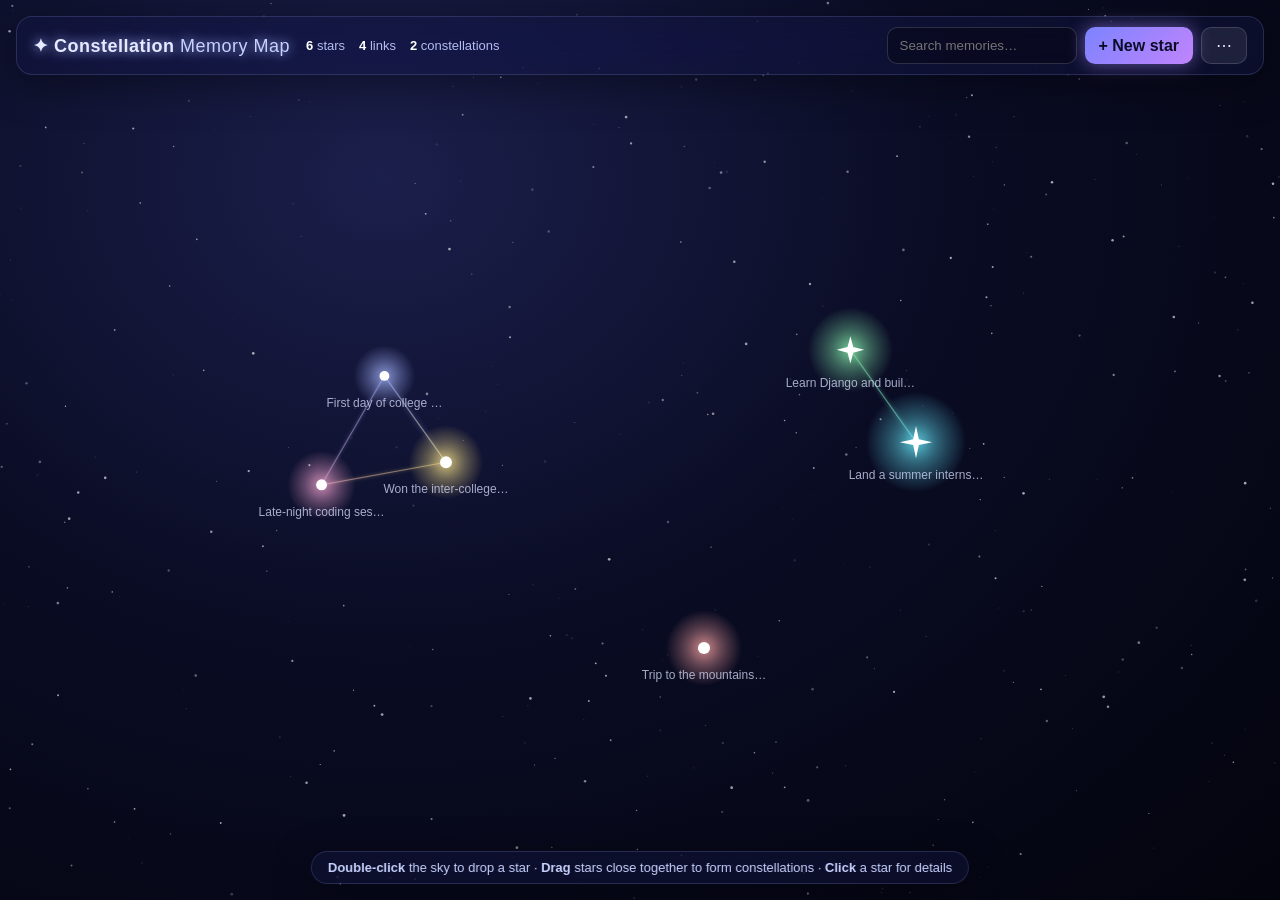
<file: 5-Constellation-Memory-Map/index.html>
<!DOCTYPE html>
<html lang="en">
<head>
  <meta charset="UTF-8">
  <meta name="viewport" content="width=device-width, initial-scale=1.0">
  <title>Constellation Memory Map</title>
  <link rel="stylesheet" href="style.css">
</head>
<body>
  <canvas id="sky"></canvas>

  <!-- Top bar -->
  <header class="hud glass">
    <div class="brand">✦ Constellation <span>Memory Map</span></div>
    <div class="stats">
      <span><b id="statStars">0</b> stars</span>
      <span><b id="statLinks">0</b> links</span>
      <span><b id="statGroups">0</b> constellations</span>
    </div>
    <div class="actions">
      <input id="search" type="search" placeholder="Search memories…" aria-label="Search memories">
      <button id="btnNew" class="primary">+ New star</button>
      <button id="btnMenu" aria-label="More options">⋯</button>
    </div>
  </header>

  <!-- Options dropdown -->
  <div id="menu" class="menu glass hidden">
    <label>Gravity <input id="gravity" type="range" min="0" max="2" step="0.1" value="1"></label>
    <label>Link distance <input id="linkDist" type="range" min="100" max="300" step="10" value="180"></label>
    <label class="check"><input id="showLabels" type="checkbox" checked> Show labels</label>
    <button id="btnExport">Export sky (JSON)</button>
    <label class="file-btn">Import sky<input id="fileImport" type="file" accept="application/json"></label>
    <button id="btnClear" class="danger">Clear the sky</button>
  </div>

  <!-- Composer modal (new / edit star) -->
  <div id="composer" class="overlay hidden">
    <form id="composerForm" class="modal glass">
      <h2 id="composerTitle">Drop a starlight memory</h2>
      <textarea id="fText" maxlength="200" placeholder="What do you want to remember?" required></textarea>
      <div class="type-row">
        <label><input type="radio" name="fType" value="memory" checked> 🌙 Memory</label>
        <label><input type="radio" name="fType" value="goal"> 🎯 Goal</label>
      </div>
      <div class="colors" id="colorPicker"></div>
      <div class="modal-actions">
        <button type="button" id="btnCancel">Cancel</button>
        <button type="submit" class="primary">Place star</button>
      </div>
    </form>
  </div>

  <!-- Detail panel for a selected star -->
  <aside id="detail" class="detail glass hidden">
    <button class="close" id="btnCloseDetail" aria-label="Close">×</button>
    <p class="d-type" id="dType"></p>
    <p class="d-text" id="dText"></p>
    <p class="d-meta" id="dMeta"></p>
    <label class="check" id="goalDoneWrap"><input type="checkbox" id="dDone"> Goal achieved</label>
    <div class="d-actions">
      <button id="btnEdit">Edit</button>
      <button id="btnDelete" class="danger">Delete</button>
    </div>
  </aside>

  <div id="tooltip" class="tooltip hidden"></div>

  <p class="help glass" id="help">
    <b>Double-click</b> the sky to drop a star · <b>Drag</b> stars close together to form constellations · <b>Click</b> a star for details
  </p>

  <script src="app.js"></script>
</body>
</html>
</file>
<file: 5-Constellation-Memory-Map/style.css>
* { box-sizing: border-box; margin: 0; padding: 0; }

html, body { height: 100%; overflow: hidden; }

body {
  font-family: "Segoe UI", Roboto, Arial, sans-serif;
  color: #e6e9ff;
  background: radial-gradient(ellipse at 30% 20%, #1b1f4b 0%, #0a0c24 45%, #03040d 100%);
}

#sky { position: fixed; inset: 0; width: 100%; height: 100%; display: block; cursor: crosshair; }
#sky.grab { cursor: grab; }
#sky.grabbing { cursor: grabbing; }

/* Frosted glass panels */
.glass {
  background: rgba(20, 24, 60, 0.45);
  border: 1px solid rgba(160, 170, 255, 0.18);
  backdrop-filter: blur(14px) saturate(140%);
  -webkit-backdrop-filter: blur(14px) saturate(140%);
  box-shadow: 0 10px 40px rgba(0, 0, 0, 0.35);
}

.hidden { display: none !important; }

button {
  font: inherit; color: #e6e9ff; cursor: pointer;
  background: rgba(255, 255, 255, 0.08);
  border: 1px solid rgba(255, 255, 255, 0.15);
  border-radius: 10px; padding: 8px 14px;
  transition: background 0.2s, box-shadow 0.2s;
}
button:hover { background: rgba(255, 255, 255, 0.16); }
button.primary {
  background: linear-gradient(135deg, #7c83ff, #c084fc);
  border: 0; color: #0b0d28; font-weight: 700;
  box-shadow: 0 0 18px rgba(167, 139, 250, 0.55);
}
button.danger { color: #fda4af; border-color: rgba(253, 164, 175, 0.35); }

/* ---------- HUD ---------- */
.hud {
  position: fixed; top: 16px; left: 16px; right: 16px;
  display: flex; align-items: center; gap: 16px; flex-wrap: wrap;
  padding: 10px 16px; border-radius: 16px; z-index: 5;
}
.brand { font-weight: 700; font-size: 18px; letter-spacing: 0.5px; text-shadow: 0 0 12px #a5b4fc; }
.brand span { font-weight: 300; color: #c7d2fe; }
.stats { display: flex; gap: 14px; font-size: 13px; color: #b4bcf0; }
.stats b { color: #fff; }
.actions { margin-left: auto; display: flex; gap: 8px; }
#search {
  background: rgba(0, 0, 0, 0.3); border: 1px solid rgba(255, 255, 255, 0.15);
  color: #fff; border-radius: 10px; padding: 8px 12px; width: 190px; outline: none;
}
#search:focus { border-color: #a5b4fc; box-shadow: 0 0 10px rgba(165, 180, 252, 0.4); }

.menu {
  position: fixed; top: 76px; right: 16px; z-index: 6; width: 240px;
  border-radius: 14px; padding: 14px; display: flex; flex-direction: column; gap: 10px;
  font-size: 14px;
}
.menu label { display: flex; flex-direction: column; gap: 4px; }
.menu label.check, .check { flex-direction: row; align-items: center; gap: 8px; display: flex; }
.menu input[type="range"] { accent-color: #a78bfa; }
.file-btn {
  text-align: center; padding: 8px; border-radius: 10px; cursor: pointer;
  background: rgba(255, 255, 255, 0.08); border: 1px solid rgba(255, 255, 255, 0.15);
}
.file-btn input { display: none; }

/* ---------- Composer ---------- */
.overlay {
  position: fixed; inset: 0; z-index: 10; display: flex; align-items: center; justify-content: center;
  background: rgba(3, 4, 13, 0.55); padding: 16px;
}
.modal { width: 380px; max-width: 100%; border-radius: 18px; padding: 22px; }
.modal h2 { font-size: 18px; margin-bottom: 14px; font-weight: 600; }
.modal textarea {
  width: 100%; min-height: 90px; resize: vertical; padding: 12px; border-radius: 12px;
  background: rgba(0, 0, 0, 0.35); color: #fff; border: 1px solid rgba(255, 255, 255, 0.15);
  font: inherit; outline: none;
}
.modal textarea:focus { border-color: #a5b4fc; }
.type-row { display: flex; gap: 18px; margin: 14px 0; font-size: 14px; }
.colors { display: flex; gap: 10px; margin-bottom: 18px; }
.swatch {
  width: 26px; height: 26px; border-radius: 50%; cursor: pointer; border: 2px solid transparent;
  padding: 0;
}
.swatch.active { border-color: #fff; transform: scale(1.15); }
.modal-actions { display: flex; justify-content: flex-end; gap: 10px; }

/* ---------- Detail panel ---------- */
.detail {
  position: fixed; right: 16px; bottom: 16px; width: 300px; max-width: calc(100% - 32px);
  border-radius: 16px; padding: 18px; z-index: 5;
}
.detail .close {
  position: absolute; top: 8px; right: 8px; padding: 2px 10px; font-size: 18px;
  background: transparent; border: 0;
}
.d-type { font-size: 12px; letter-spacing: 1.5px; text-transform: uppercase; color: #c4b5fd; }
.d-text { font-size: 17px; margin: 8px 0; line-height: 1.4; word-wrap: break-word; }
.d-meta { font-size: 12px; color: #9aa3d8; margin-bottom: 10px; }
.d-actions { display: flex; gap: 8px; margin-top: 12px; }

/* ---------- Tooltip ---------- */
.tooltip {
  position: fixed; pointer-events: none; z-index: 8; max-width: 240px;
  padding: 8px 12px; border-radius: 10px; font-size: 13px; line-height: 1.4;
  background: rgba(15, 18, 50, 0.85); border: 1px solid rgba(165, 180, 252, 0.4);
  box-shadow: 0 0 20px rgba(129, 140, 248, 0.35);
  backdrop-filter: blur(8px);
}
.tooltip small { display: block; color: #a5b4fc; margin-top: 3px; }

.help {
  position: fixed; left: 50%; bottom: 16px; transform: translateX(-50%);
  font-size: 13px; color: #c7d2fe; padding: 8px 16px; border-radius: 999px; z-index: 4;
  white-space: nowrap; transition: opacity 0.6s;
}

@media (max-width: 760px) {
  .actions { margin-left: 0; width: 100%; }
  #search { flex: 1; width: auto; }
  .help { white-space: normal; text-align: center; width: calc(100% - 32px); border-radius: 14px; }
}
</file>
